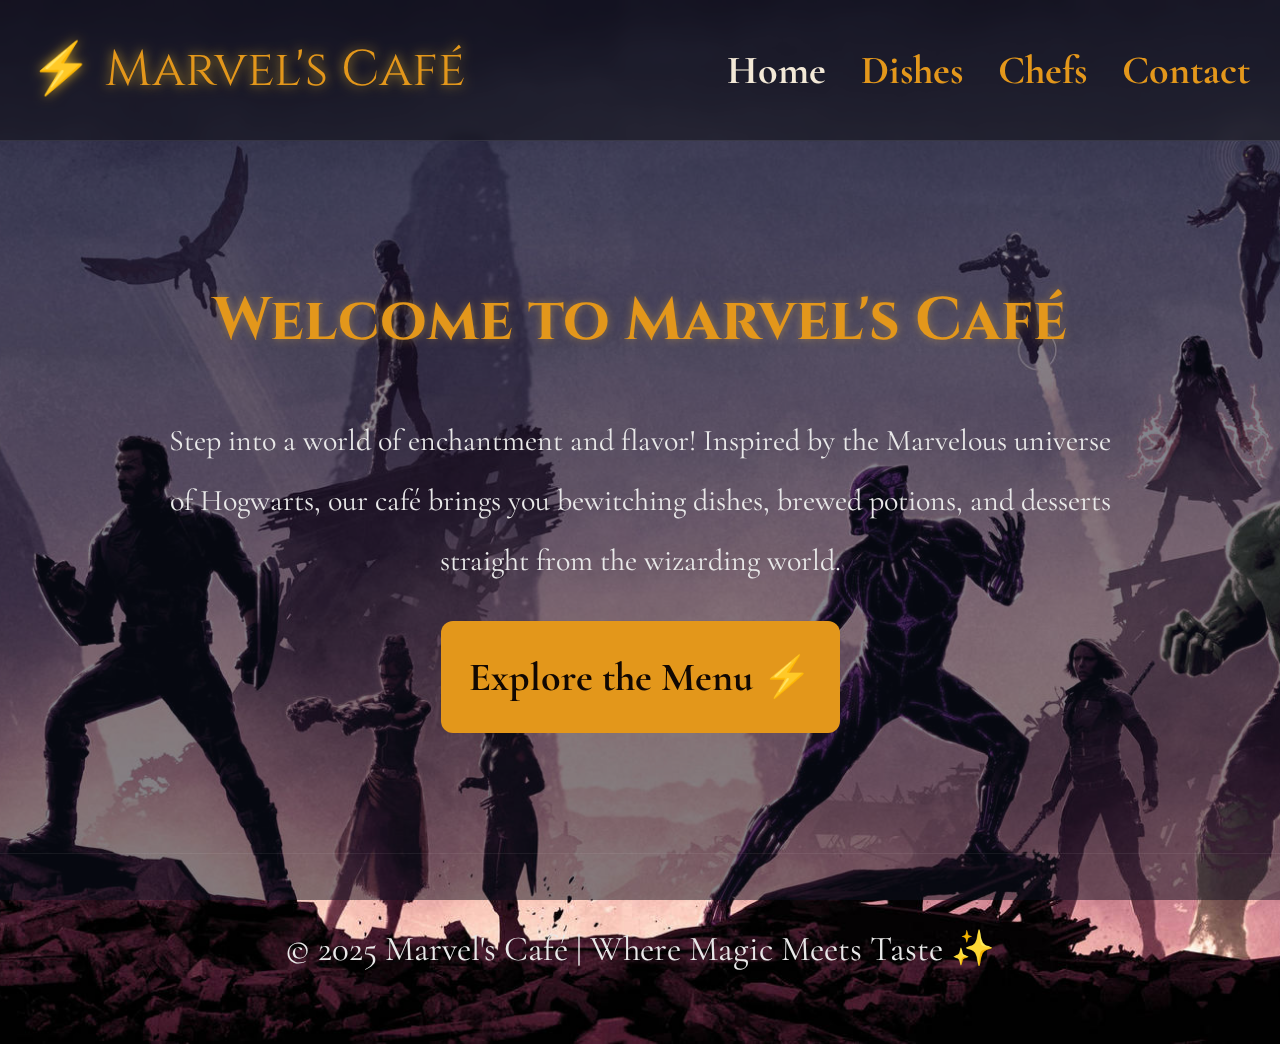
<file: marvel/hotelapp/static/index.html>
<!DOCTYPE html>
<html lang="en">
<head>
  <meta charset="UTF-8">
  <meta name="viewport" content="width=device-width, initial-scale=1.0">
  <title>Marvel's Café | Home</title>
  <link rel="stylesheet" href="style.css">
</head>
<body class="home"> 
    
  <header>
    <div class="logo">⚡ Marvel's Café</div>
    <nav>
      <a href="index.html" class="active">Home</a>
      <a href="food.html">Dishes</a>
      <a href="chef.html">Chefs</a>
      <a href="contact.html">Contact</a>
    </nav>
  </header>

  <section class="hero">
    <h1>Welcome to Marvel's Café</h1>
    <p>Step into a world of enchantment and flavor! Inspired by the Marvelous universe of Hogwarts, our café brings you bewitching dishes, brewed potions, and desserts straight from the wizarding world.</p>
    <a href="food.html" class="btn">Explore the Menu ⚡</a>
  </section>

  <footer>
    <p>© 2025 Marvel's Café | Where Magic Meets Taste ✨</p>
  </footer>

</body>
</html>
</file>
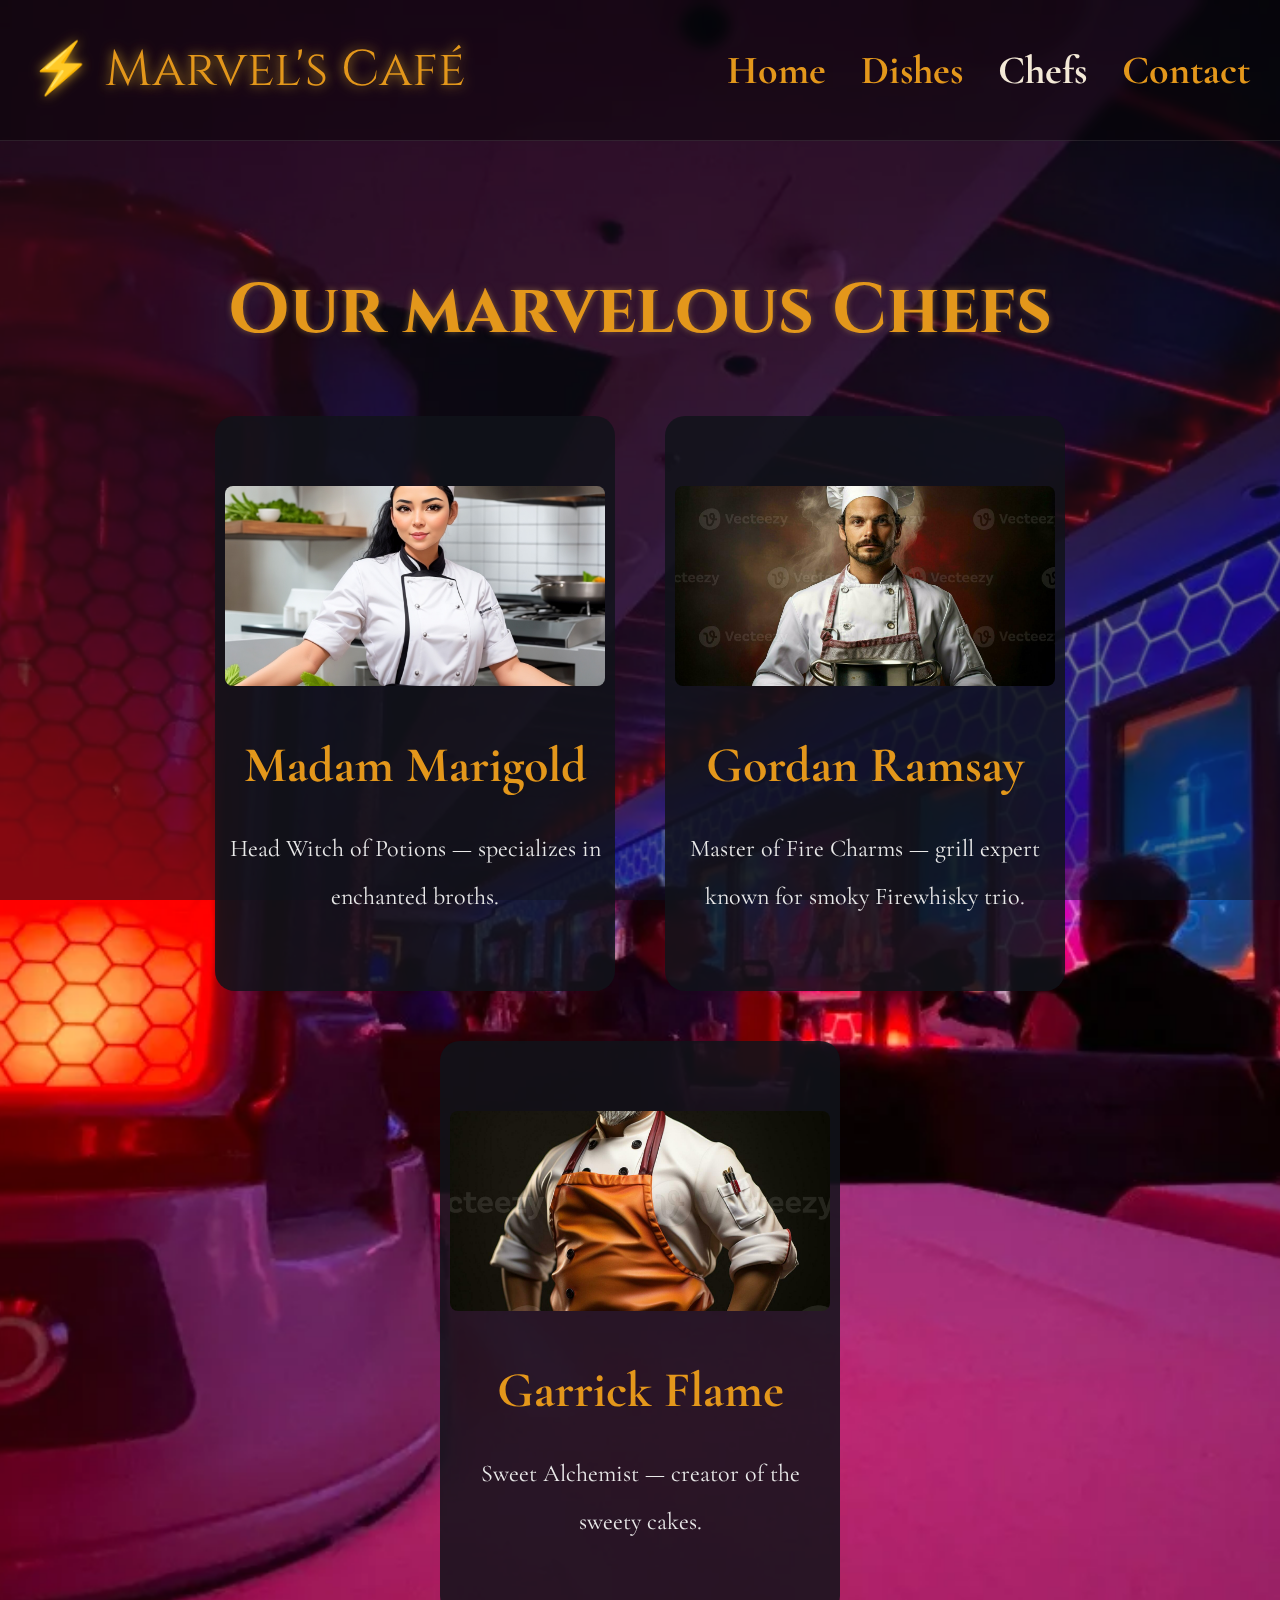
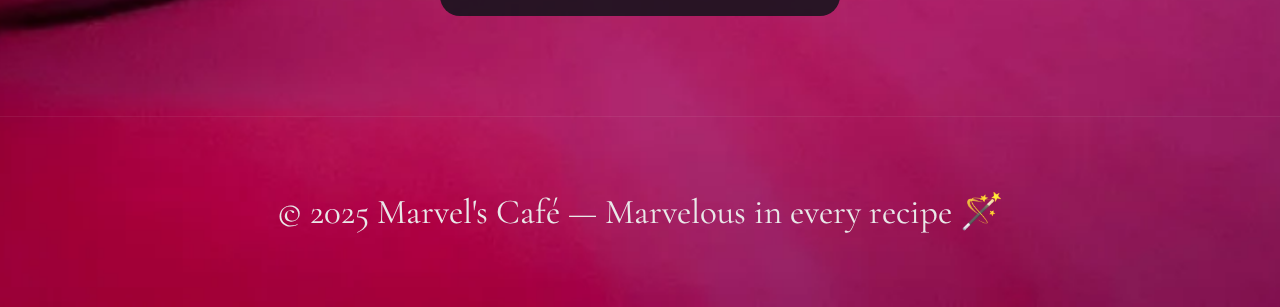
<file: marvel/hotelapp/static/chef.html>
<!DOCTYPE html>
<html lang="en">
<head>
  <meta charset="UTF-8">
  <meta name="viewport" content="width=device-width, initial-scale=1.0">
  <title>Marvel's Café - Chefs</title>
  <link rel="stylesheet" href="style.css">
</head>
<body>
<body class="chef"></body>

<header>
  <div class="logo">⚡ Marvel's Café</div>
  <nav>
    <a href="index.html">Home</a>
    <a href="food.html">Dishes</a>
    <a href="chef.html" class="active">Chefs</a>
    <a href="contact.html">Contact</a>
  </nav>
</header>

<section>
  <h2>Our marvelous Chefs</h2>
  <div class="grid">
    <div class="card">
      <img src="chef1.png" alt="Madam Marigold">
      <h3>Madam Marigold</h3>
      <p>Head Witch of Potions — specializes in enchanted broths.</p>
    </div>

    <div class="card">
      <img src="chef2.jpg" alt="Garrick Flame">
      <h3>Gordan Ramsay</h3>
      <p>Master of Fire Charms — grill expert known for smoky Firewhisky trio.</p>
    </div>

    <div class="card">
      <img src="chef3.jpg" alt="Seraphine Spice">
      <h3>Garrick Flame</h3>
      <p>Sweet Alchemist — creator of the sweety cakes.</p>
    </div>
  </div>
</section>

<footer>
  © 2025 Marvel's Café — Marvelous in every recipe 🪄
</footer>

</body>
</html>
</file>
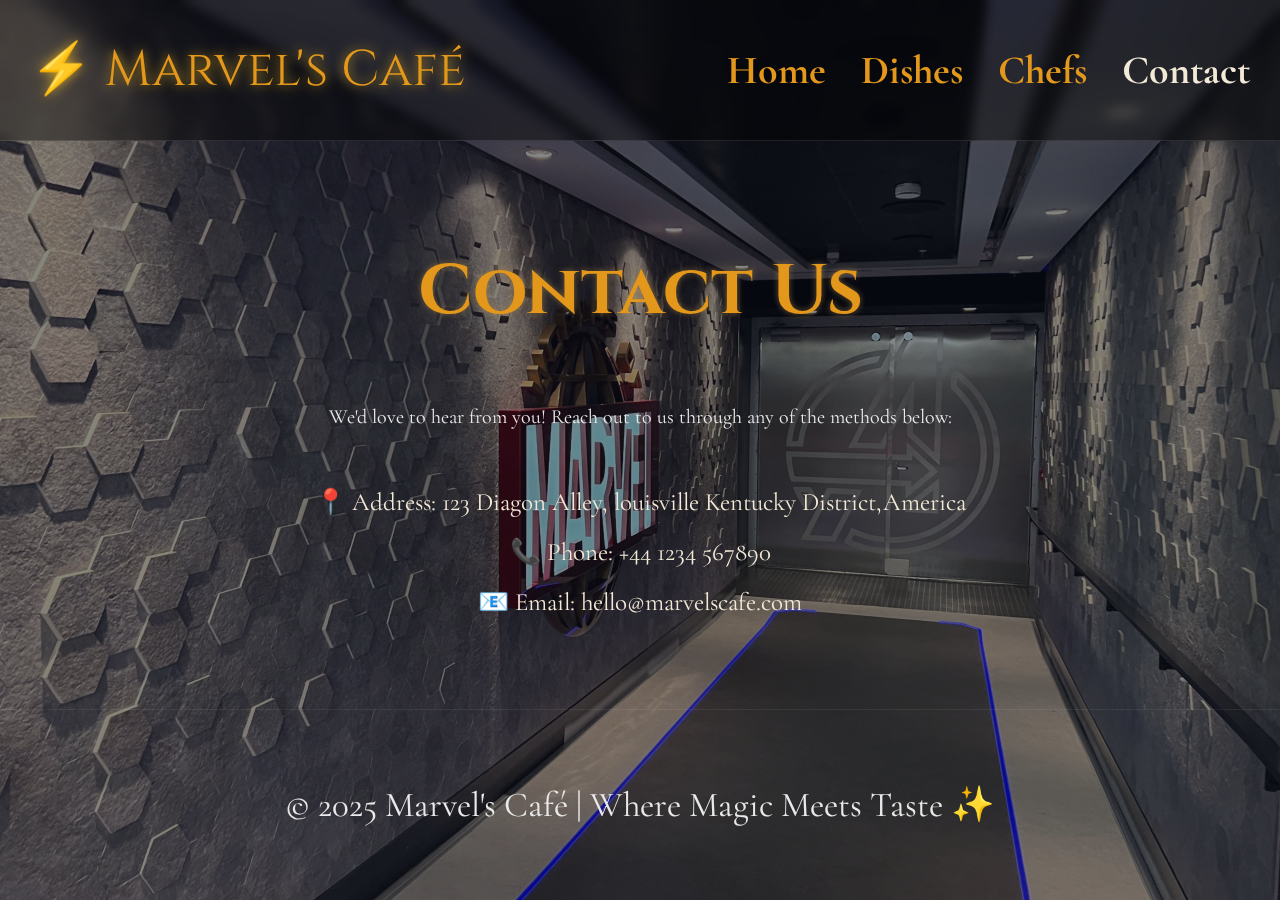
<file: marvel/hotelapp/static/contact.html>
<!DOCTYPE html>
<html lang="en">
<head>
  <meta charset="UTF-8">
  <meta name="viewport" content="width=device-width, initial-scale=1.0">
  <title>Marvel's Café | Contact</title>
  <link rel="stylesheet" href="style.css">
</head>
<body>
<body class="contact"></body>
  
  <header>
    <div class="logo">⚡ Marvel's Café</div>
    <nav>
      <a href="index.html">Home</a>
      <a href="food.html">Dishes</a>
      <a href="chef.html">Chefs</a>
      <a href="contact.html" class="active">Contact</a>
    </nav>
  </header>

  <section style="text-align:center; padding:80px 20px;">
    <h2>Contact Us</h2>
    <p style="margin:20px 0; font-size:20px; color:var(--muted);">
      We'd love to hear from you! Reach out to us through any of the methods below:
    </p>

    <div style="margin-top:40px; font-size:25px; line-height:2;">
      <p>📍 Address: 123 Diagon Alley, louisville Kentucky District,America</p>
      <p>📞 Phone: +44 1234 567890</p>
      <p>📧 Email: hello@marvelscafe.com</p>
    </div>
  </section>

  <footer>
    <p>© 2025 Marvel's Café | Where Magic Meets Taste ✨</p>
  </footer>

</body>
</html>
</file>
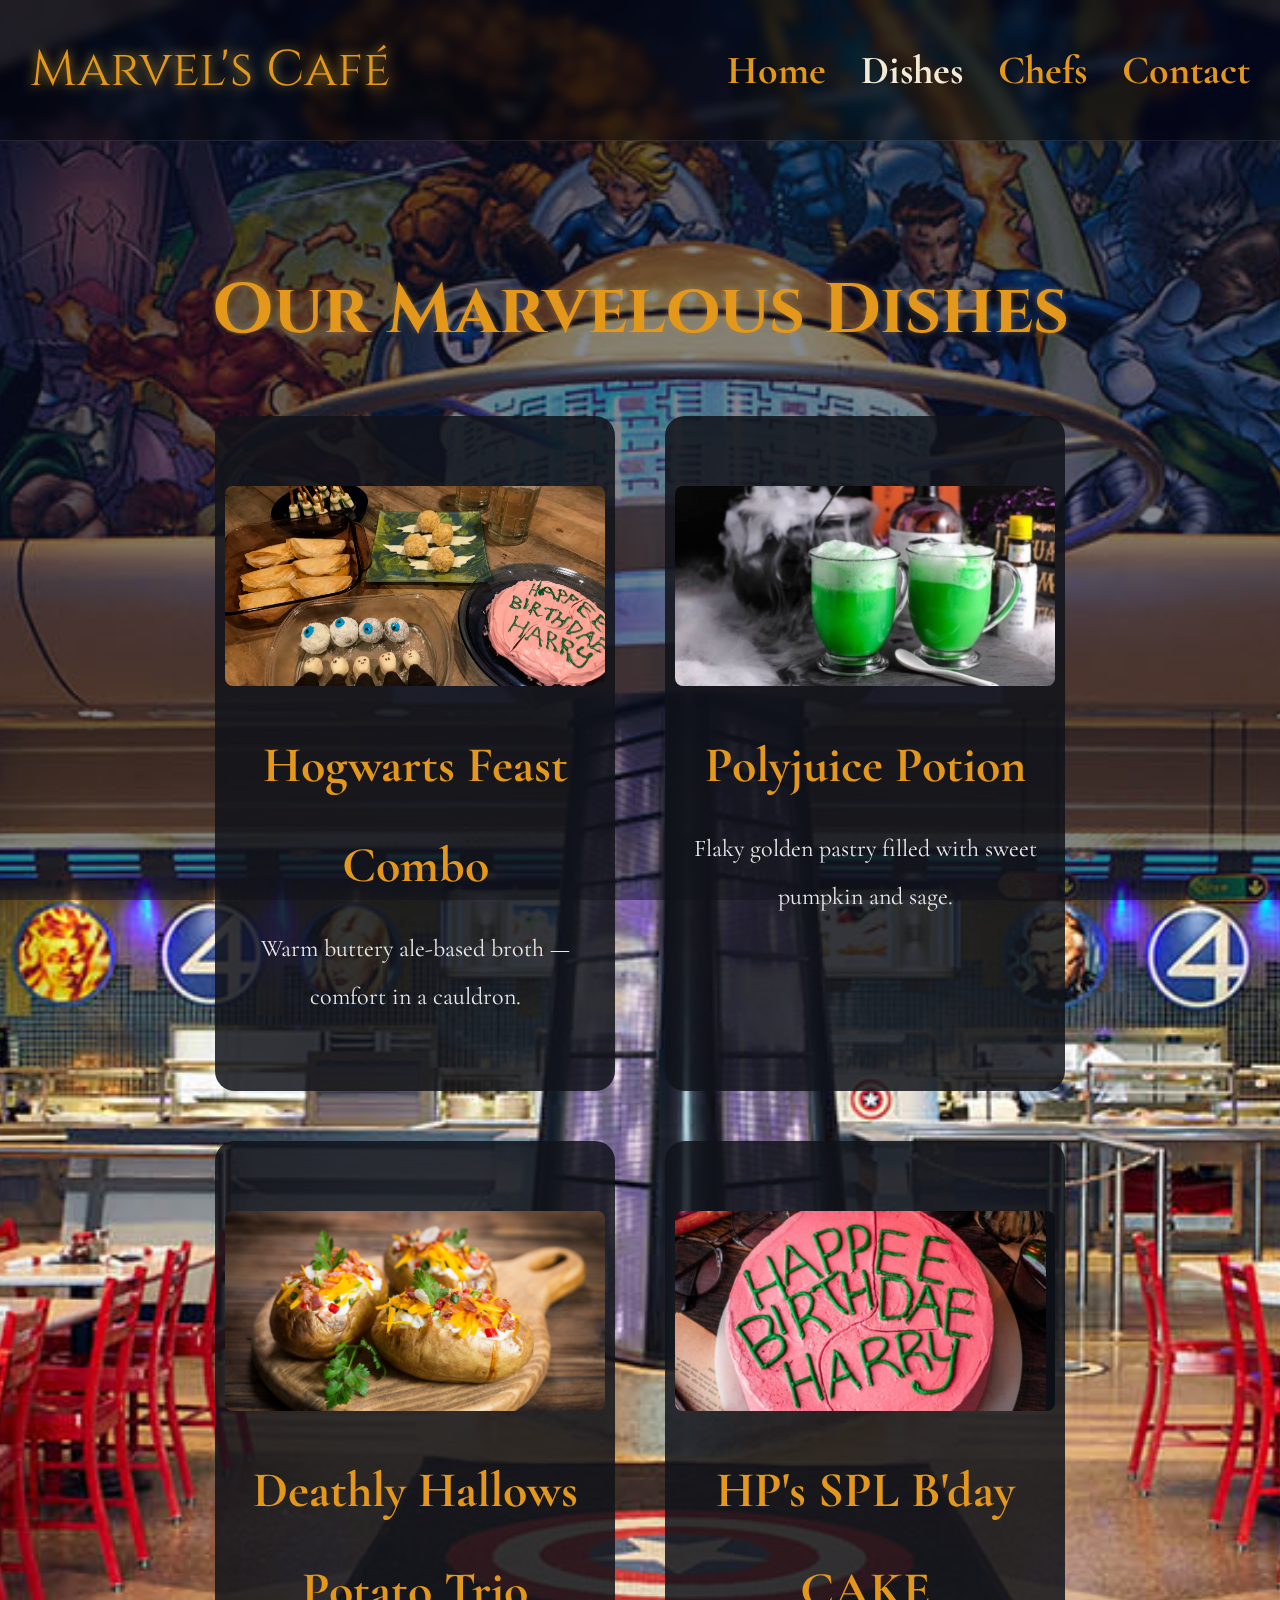
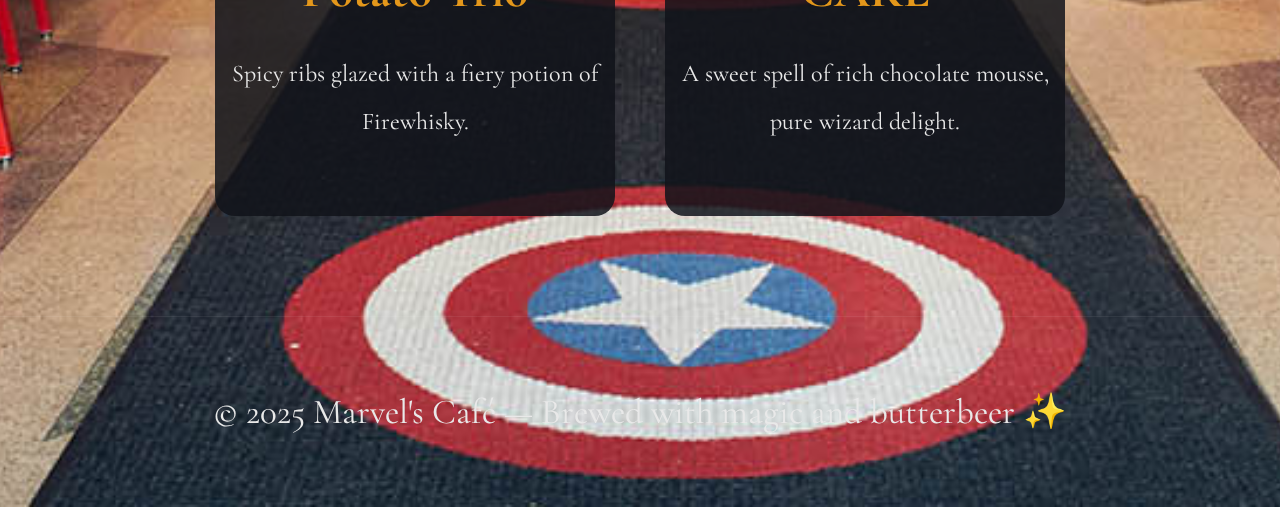
<file: marvel/hotelapp/static/food.html>
<!DOCTYPE html>
<html lang="en">
<head>
  <meta charset="UTF-8">
  <meta name="viewport" content="width=device-width, initial-scale=1.0">
  <title>Marvel's Café - Dishes</title>
  <link rel="stylesheet" href="style.css">
</head>
<body>
<body class="food"></body>

<header>
  <div class="logo">Marvel's Café</div>
  <nav>
    <a href="index.html">Home</a>
    <a href="food.html" class="active">Dishes</a>
    <a href="chef.html">Chefs</a>
    <a href="contact.html">Contact</a>
  </nav>
</header>

<section>
  <h2>Our Marvelous Dishes</h2>
  <div class="grid">
    <div class="card">
      <img src="Screenshot 2025-11-15 084940.png" alt="Butterbrew Soup">
      <h3>Hogwarts Feast Combo</h3>
      <p>Warm buttery ale-based broth — comfort in a cauldron.</p>
    </div>

    <div class="card">
      <img src="Screenshot 2025-11-15 085013.png" alt="Pumpkin Pasties">
      <h3>Polyjuice Potion</h3>
      <p>Flaky golden pastry filled with sweet pumpkin and sage.</p>
    </div>

    <div class="card">
      <img src="Screenshot 2025-11-15 085020.png" alt="Firewhisky Ribs">
      <h3>Deathly Hallows Potato Trio</h3>
      <p>Spicy ribs glazed with a fiery potion of Firewhisky.</p>
    </div>

    <div class="card">
      <img src="Screenshot 2025-11-15 085027.png" alt="Chocolate Frog Mousse">
      <h3>HP's SPL B'day CAKE</h3>
      <p>A sweet spell of rich chocolate mousse, pure wizard delight.</p>
    </div>
  </div>
</section>

<footer>
  © 2025 Marvel's Café — Brewed with magic and butterbeer ✨
</footer>

</body>
</html>
</file>
<file: marvel/hotelapp/static/style.css>
@import url('https://fonts.googleapis.com/css2?family=Cinzel:wght@700&family=Cormorant+Garamond:wght@400;600;700&display=swap');

:root {
  --paper: #f3e9d7;
  --accent: #e3971b;
  --muted: #e9e9e9;
  --card: rgba(17,19,26,0.85); 
}

* { box-sizing: border-box; margin: 0; padding: 0; }

body {
  font-family: 'Cormorant Garamond', serif;
  color: var(--paper);
  font-size: 20px;
  line-height: 2;
  min-height: 100vh;
  display: flex;
  flex-direction: column;
  background-size: cover;
  background-position: center;
  background-repeat: no-repeat;
}

body.home { background-image: url('home.jpg'); }
body.food { background-image: url('food.jpg'); }
body.chef { background-image: url('chefbg.webp'); }
body.contact { background-image: url('contact.jpeg'); }

body::before {
  content: '';
  position: fixed;
  top: 0; left: 0; width: 100%; height: 100%;
  background: rgba(11,16,32,0.5);
  z-index: -1;
}

header {
  display: flex; justify-content: space-between; align-items: center;
  padding: 20px 30px; 
  position: sticky; top: 0;
  background: rgba(0,0,0,0.4); backdrop-filter: blur(6px);
  border-bottom: 1px solid rgba(255,255,255,0.1);
}

header .logo {
  font-family: 'Cinzel', serif;
  font-size: 50px; 
  color: var(--accent);
  text-shadow: 0 0 12px rgba(227, 177, 40, 0.9);
}

nav a {
  color: var(--accent); 
  text-decoration: none; 
  margin-left: 30px; 
  font-weight: 700;
  font-size: 40px; 
  transition: color 0.3s;
}
nav a:hover, nav a.active { color: var(--paper); }

.hero { text-align: center; padding: 120px 20px; }
.hero h1 { 
  font-family: 'Cinzel', serif; 
  font-size: 60px;
  color: var(--accent); 
  max-width: 2000px; 
  margin-bottom: 30px; 
  text-shadow: 0 0 8px rgba(176,139,73,0.7);
}
.hero p { 
  font-size: 30px; 
  color: var(--muted); 
  max-width: 1000px; 
  margin: 0 auto 30px; 
  
}

.btn {
  display: inline-block; 
  background: var(--accent); 
  color: #120802;
  font-weight: 700; 
  padding: 16px 28px; 
  border-radius: 12px; 
  text-decoration: none;
  font-size: 40px;
  transition: transform 0.2s, box-shadow 0.2s;
}
.btn:hover { transform: scale(1.05); box-shadow: 0 0 12px var(--accent); }

section { padding: 100px 40px; max-width: 1000px; margin: auto; }
h2 { 
  font-family: 'Cinzel', serif; 
  color: var(--accent); 
  font-size: 70px; 
  margin-bottom: 35px; 
  text-align: center; 
  text-shadow: 0 0 6px rgba(176,139,73,0.6);
}

.grid {
  display: flex;
  flex-wrap: wrap;
  gap: 50px;
  justify-content: center;
}

.card {
  flex: 0 0 400px; 
  background: var(--card);
  border-radius: 20px; 
  overflow: hidden;
  text-align: center; 
  padding: 70px 10px; 
  transition: transform 0.3s, box-shadow 0.3s;
}
.card:hover { transform: translateY(-10px); box-shadow: 0 5px 20px rgba(176,139,73,0.6); }
.card img { width: 100%; height: 200px; object-fit: cover; border-radius: 8px; margin-bottom: 15px; }
.card h3 { margin-bottom: 10px; color: var(--accent); font-size: 50px; }
.card p { color: var(--muted); font-size: 24px; }

section.contact-info { 
  text-align: center; 
  padding: 100px 20px; 
  line-height: 2.2; 
  font-size: 22px; 
  color: var(--muted); 
}

footer { 
  text-align: center; 
  padding: 60px; 
  font-size: 35px; 
  color: var(--muted); 
  border-top: 1px solid rgba(255, 255, 255, 0.066); 
  margin-top: auto; 
}

@media (max-width: 768px) {
  .hero h1 { font-size: 48px; }
  .hero p { font-size: 20px; }
  nav a { margin-left: 20px; font-size: 18px; }
  .card { flex: 0 0 100%; }
}
@media (max-width: 480px) {
  .hero h1 { font-size: 36px; }
  .hero p { font-size: 18px; }
  .btn { font-size: 18px; padding: 14px 22px; }
  h2 { font-size: 32px; }
  section.contact-info { font-size: 20px; }
}
</file>
